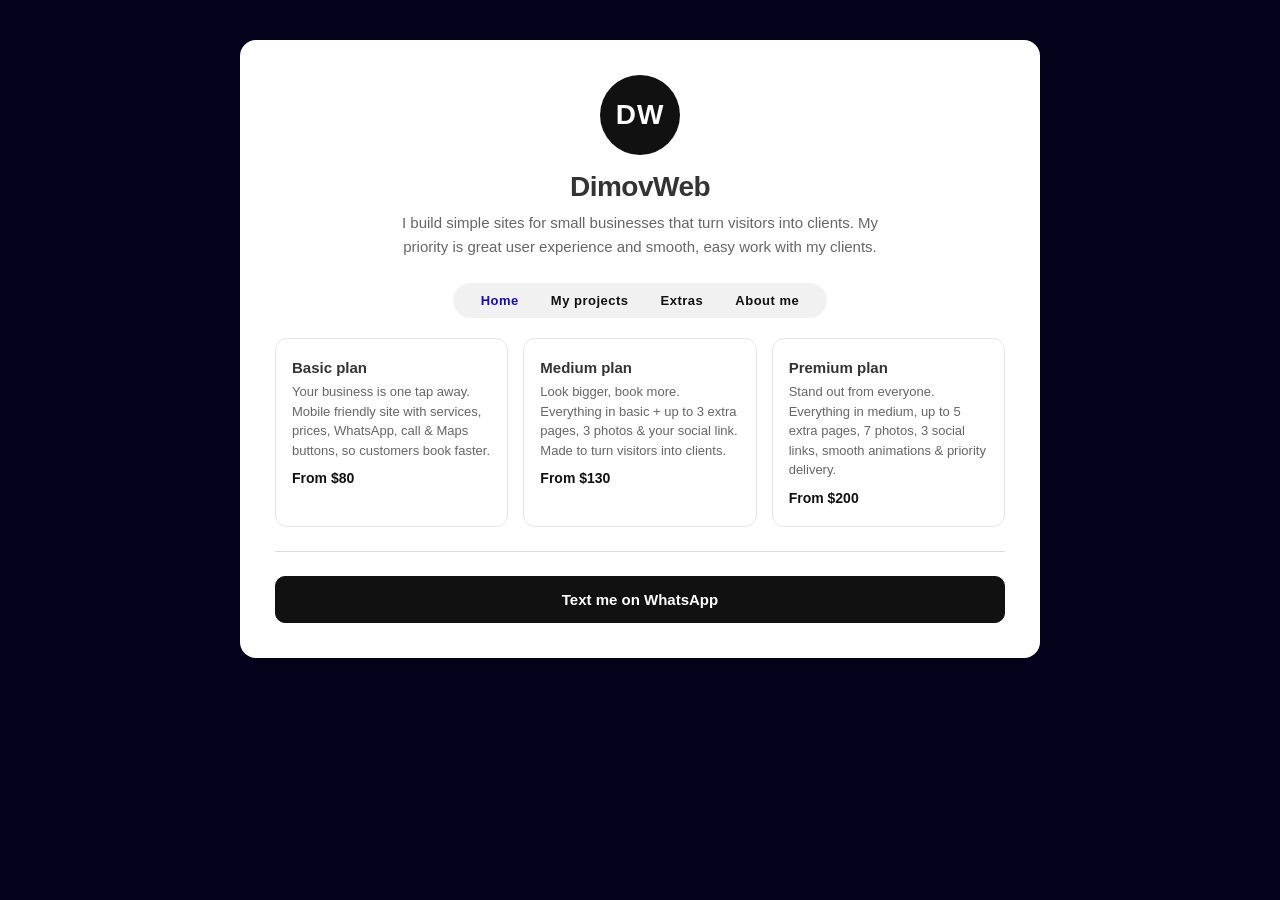
<file: index.html>
<!DOCTYPE html>
<html lang="en">
<head>
    <meta charset="UTF-8">
    <meta name="viewport" content="width=device-width, initial-scale=1.0">
    <title>DimovWeb</title>
    <link rel="stylesheet" href="style.css">
</head>
<body>
    <div class="container">
        <div class="profile">DW</div>
        <h1>DimovWeb</h1>
        <p class="description">
            I build simple sites for small businesses that turn visitors into clients. My priority is great user experience and smooth, easy work with my clients.
        </p>
        <nav class="badge">
            <a href="index.html" class="active">Home</a>
            <a href="work.html">My projects</a>
            <a href="pricing.html">Extras</a>
            <a href="about.html">About me</a>
        </nav>
        <div class="boxes">
            <div class="box">
                <h3>Basic plan</h3>
                <p>Your business is one tap away. Mobile friendly site with services, prices, WhatsApp, call &amp; Maps buttons, so customers book faster.</p>
                <div class="price">From $80</div>
            </div>
            <div class="box">
                <h3>Medium plan</h3>
                <p>Look bigger, book more. Everything in basic + up to 3 extra pages, 3 photos &amp; your social link. Made to turn visitors into clients.</p>
                <div class="price">From $130</div>
            </div>
            <div class="box">
                <h3>Premium plan</h3>
                <p>Stand out from everyone. Everything in medium, up to 5 extra pages, 7 photos, 3 social links, smooth animations &amp; priority delivery.</p>
                <div class="price">From $200</div>
            </div>
        </div>
        <div class="contact">
            <a href="https://wa.me/359894344200?text=Hello!">Text me on WhatsApp</a>
        </div>
    </div>
</body>
</html>
</file>
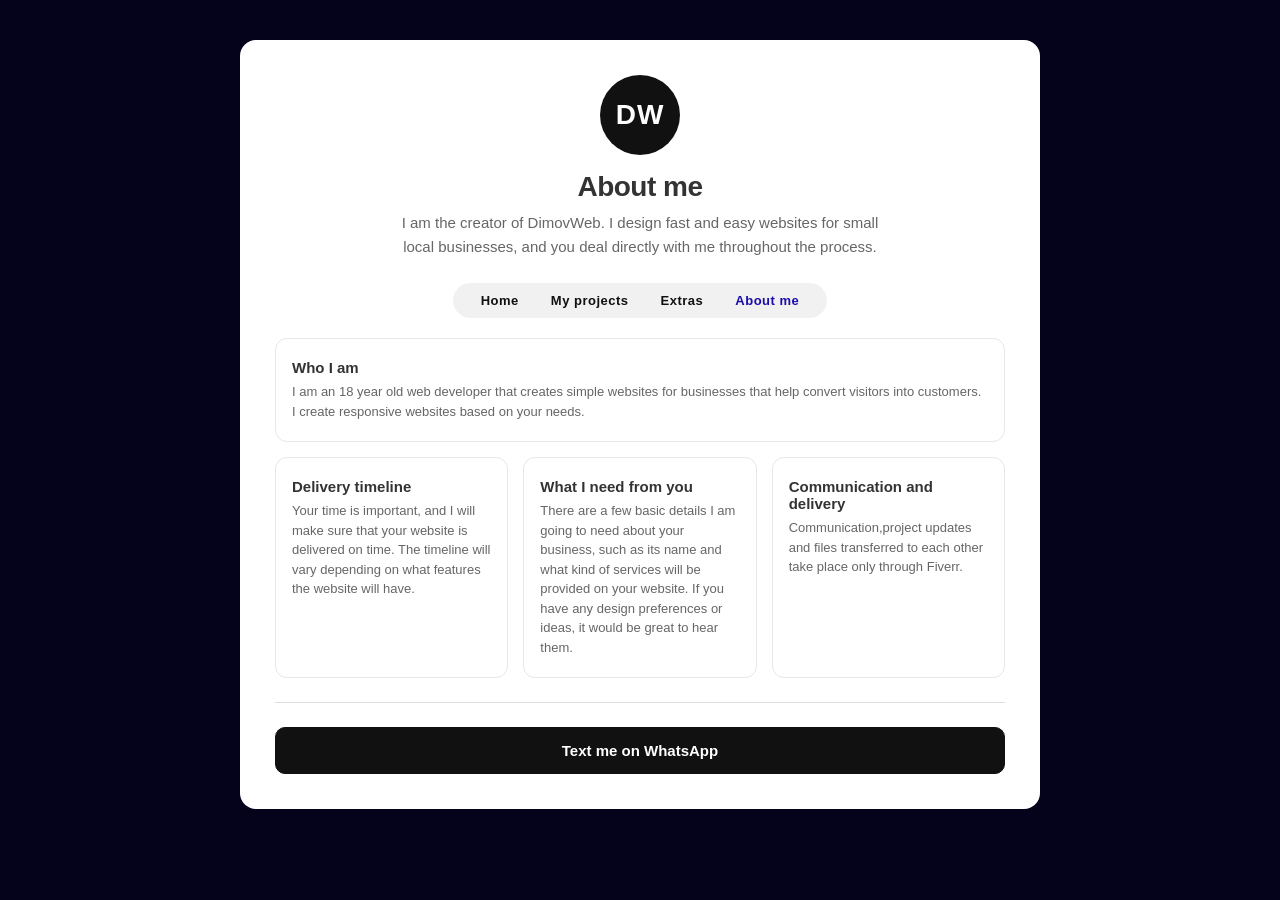
<file: about.html>
<!DOCTYPE html>
<html lang="en">
<head>
    <meta charset="UTF-8">
    <meta name="viewport" content="width=device-width, initial-scale=1.0">
    <title>About me</title>
    <link rel="stylesheet" href="style.css">
</head>
<body>
    <div class="container">
        <div class="profile">DW</div>
        <h1>About me</h1>
        <p class="description">
            I am the creator of DimovWeb. I design fast and easy websites for small local businesses, and you deal directly with me throughout the process.
        </p>
        <nav class="badge">
            <a href="index.html">Home</a>
            <a href="work.html">My projects</a>
            <a href="pricing.html">Extras</a>
            <a href="about.html" class="active">About me</a>
        </nav>

        <div class="boxes">
            <div class="box">
                <h3>Who I am</h3>
                <p>I am an 18 year old web developer that creates simple websites for businesses that help convert visitors into customers. I create responsive websites based on your needs.</p>
            </div>
        </div>

        <div class="boxes">
            <div class="box">
                <h3>Delivery timeline</h3>
                <p>Your time is important, and I will make sure that your website is delivered on time. The timeline will vary depending on what features the website will have.</p>
            </div>
            <div class="box">
                <h3>What I need from you</h3>
                <p>There are a few basic details I am going to need about your business, such as its name and what kind of services will be provided on your website. If you have any design preferences or ideas, it would be great to hear them.</p>
            </div>
            <div class="box">
                <h3>Communication and delivery</h3>
                <p>Communication,project updates and files transferred to each other take place only through Fiverr.</p>
            </div>
        </div>

        <div class="contact">
            <a href="https://wa.me/359894344200?text=Hello!">Text me on WhatsApp</a>
        </div>
    </div>
</body>
</html>
</file>
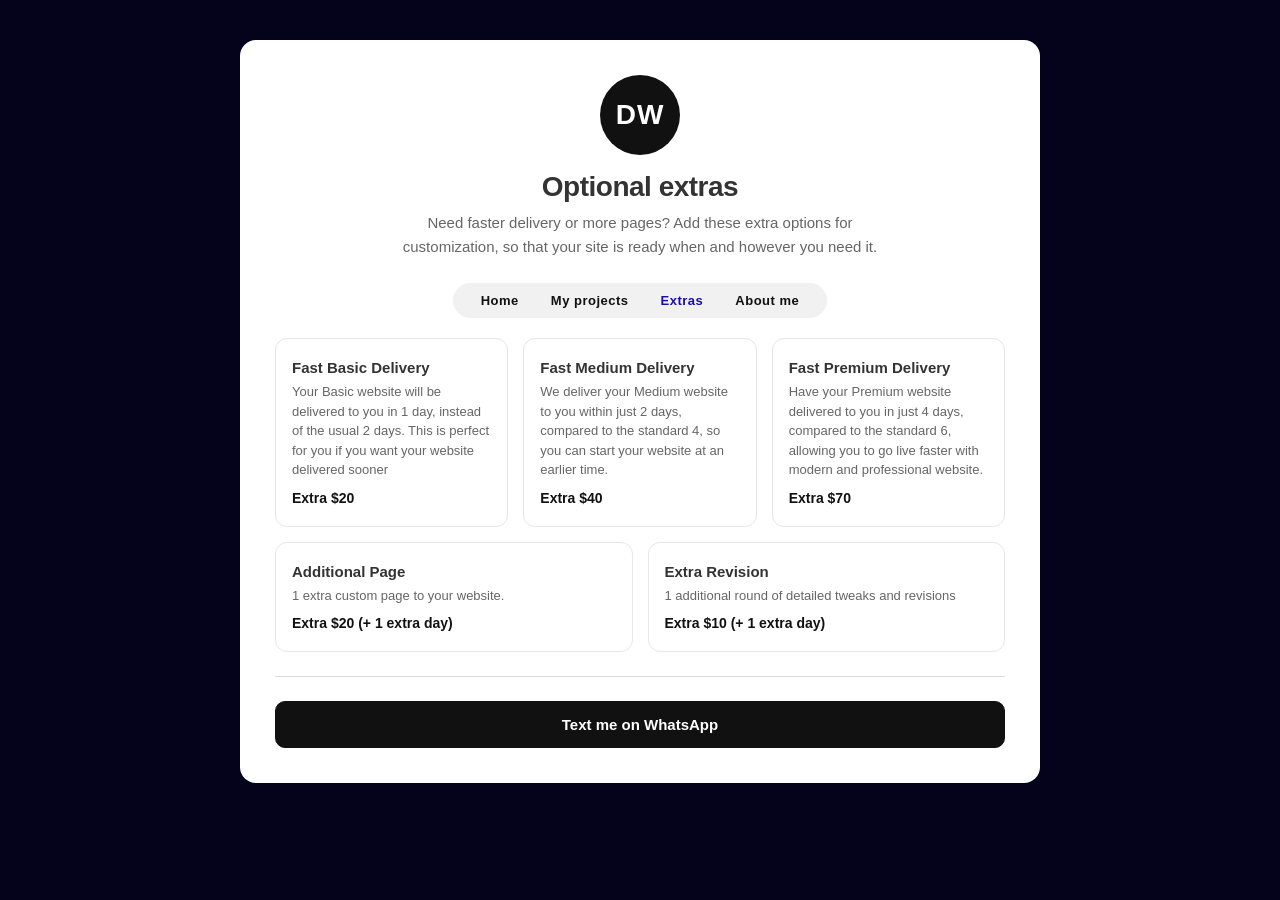
<file: pricing.html>
<!DOCTYPE html>
<html lang="en">

<head>
    <meta charset="UTF-8">
    <meta name="viewport" content="width=device-width, initial-scale=1.0">
    <title>Extras</title>
    <link rel="stylesheet" href="style.css">
</head>

<body>
    <div class="container">
        <div class="profile">DW</div>
        <h1>Optional extras</h1>
        <p class="description">
            Need faster delivery or more pages? Add these extra options for customization, so that your site is ready
            when and however you need it.
        </p>

        <nav class="badge">
            <a href="index.html">Home</a>
            <a href="work.html">My projects</a>
            <a href="pricing.html" class="active">Extras</a>
            <a href="about.html">About me</a>
        </nav>

        <!-- Fast Delivery Extras -->
        <div class="boxes">
            <div class="box">
                <h3>Fast Basic Delivery</h3>
                <p>Your Basic website will be delivered to you in 1 day, instead of the usual 2 days. This is perfect
                    for you if you want your website delivered sooner</p>
                <div class="price">Extra $20</div>
            </div>
            <div class="box">
                <h3>Fast Medium Delivery</h3>
                <p>We deliver your Medium website to you within just 2 days, compared to the standard 4, so you can
                    start your website at an earlier time.</p>
                <div class="price">Extra $40</div>
            </div>
            <div class="box">
                <h3>Fast Premium Delivery</h3>
                <p>Have your Premium website delivered to you in just 4 days, compared to the standard 6, allowing you
                    to
                    go live faster with modern and professional website.</p>
                <div class="price">Extra $70</div>
            </div>
        </div>

        <!-- Additional Upgrades -->
        <div class="boxes">
            <div class="box">
                <h3>Additional Page</h3>
                <p>1 extra custom page to your website.</p>
                <div class="price">Extra $20 (+ 1 extra  day)</div>
            </div>
            <div class="box">
                <h3>Extra Revision</h3>
                <p>1 additional round of detailed tweaks and revisions</p>
                <div class="price">Extra $10 (+ 1 extra day)</div>
            </div>
        </div>

        <div class="contact">
            <a href="https://wa.me/359894344200?text=Hello!">Text me on WhatsApp</a>
        </div>
    </div>
</body>

</html>
</file>
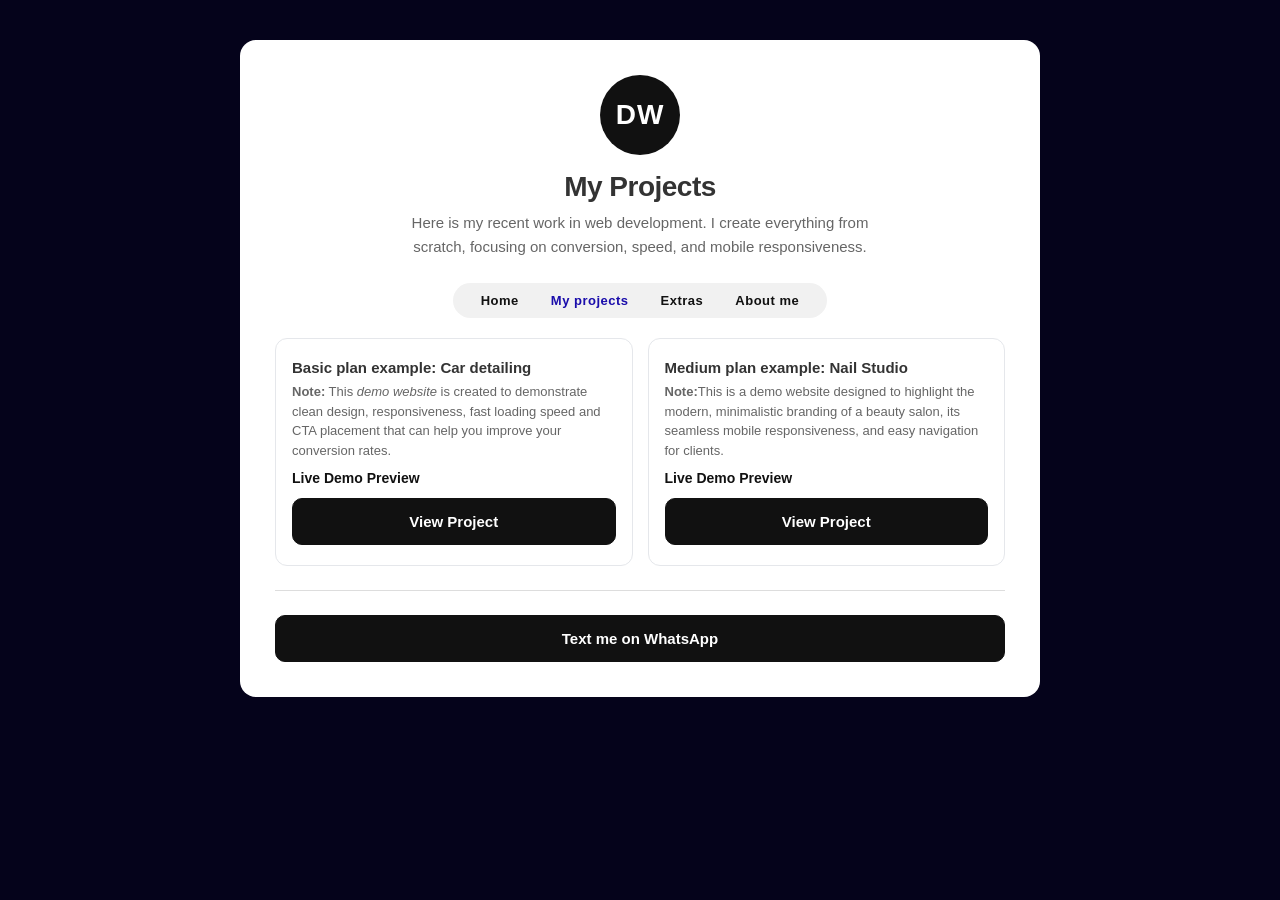
<file: work.html>
<!DOCTYPE html>
<html lang="en">

<head>
    <meta charset="UTF-8">
    <meta name="viewport" content="width=device-width, initial-scale=1.0">
    <title>My Projects</title>
    <link rel="stylesheet" href="style.css">
</head>

<body>
    <div class="container">
        <div class="profile">DW</div>
        <h1>My Projects</h1>
        <p class="description">
            Here is my recent work in web development. I create everything from scratch, focusing on conversion, speed,
            and mobile responsiveness.
        </p>

        <nav class="badge">
            <a href="index.html">Home</a>
            <a href="work.html" class="active">My projects</a>
            <a href="pricing.html">Extras</a>
            <a href="about.html">About me</a>
        </nav>

        <div class="boxes">
            <!-- Project 1: Car Detailing -->
            <div class="box">
                <h3>Basic plan example: Car detailing</h3>
                <p><strong>Note:</strong> This <em>demo website </em> is created to demonstrate clean design,
                    responsiveness, fast loading speed and CTA placement that can help you improve your conversion
                    rates.</p>

                <div class="price" style="margin-bottom: 12px;">Live Demo Preview</div>

                <div class="contact" style="padding-top: 0; margin-top: 10px; border-top: none;">
                    <a href="https://cokercho.github.io/portfolio/" target="_blank" rel="noopener noreferrer">View
                        Project</a>
                </div>
            </div>

            <!-- Project 2: Nail Salon Studio -->
            <div class="box">
                <h3>Medium plan example: Nail Studio</h3>
                <p><strong>Note:</strong>This is a demo website designed to highlight the modern, minimalistic branding of
                    a beauty salon, its seamless mobile responsiveness, and easy navigation for clients.</p>

                <div class="price" style="margin-bottom: 12px;">Live Demo Preview</div>

                <div class="contact" style="padding-top: 0; margin-top: 10px; border-top: none;">
                    <a href="https://cokercho.github.io/nail-salon/" target="_blank" rel="noopener noreferrer">View
                        Project</a>
                </div>
            </div>
        </div>

        <div class="contact">
            <a href="https://wa.me/359894344200?text=Hello!">Text me on WhatsApp</a>
        </div>
    </div>
</body>

</html>
</file>
<file: style.css>
* { box-sizing: border-box; }

body {
    font-family: Arial, sans-serif;
    background-color: #05031b;
    color: #333;
    margin: 0;
    padding: 40px 20px;
}

.container {
    max-width: 800px;
    margin: auto;
    background-color: #ffffff;
    padding: 35px;
    border-radius: 16px;
    text-align: center;
}

/* ---------- Navigation ---------- */
.badge {
    display: inline-flex;
    flex-wrap: wrap;              /* fixes overflow on phones */
    justify-content: center;
    align-items: center;
    gap: 12px 32px;
    background: #f1f1f1;
    color: #111;
    font-size: 13px;
    font-weight: 700;
    letter-spacing: 0.5px;
    padding: 10px 28px;
    border-radius: 20px;
    margin-bottom: 20px;
}
.badge a {
    text-decoration: none;
    color: inherit;
    transition: color 0.3s;       /* on the base state so it animates both ways */
}
.badge a:hover,
.badge a.active { color: #1A0DAB; }

/* ---------- Header ---------- */
.profile {
    width: 80px;
    height: 80px;
    background-color: #111;
    border-radius: 50%;
    margin: 0 auto 16px;
    display: flex;
    align-items: center;
    justify-content: center;
    font-size: 28px;
    font-weight: 800;
    color: white;
    letter-spacing: 1px;
}
h1 {
    margin: 0 0 8px;
    font-size: 28px;
    letter-spacing: -0.5px;
}
.description {
    color: #666;
    line-height: 1.6;
    margin: 0 auto 24px;
    max-width: 480px;
    font-size: 15px;
}

/* ---------- Cards ---------- */
.boxes {
    display: flex;
    gap: 15px;
    margin-bottom: 15px;
    text-align: left;
}
.box {
    flex: 1;
    background-color: white;
    border: 1.5px solid #e5e7eb;
    padding: 20px 16px;
    border-radius: 12px;
}
.box h3 {
    margin: 0 0 6px;
    font-size: 15px;
}
.box p {
    color: #666;
    font-size: 13px;
    line-height: 1.5;
    margin: 0 0 10px;
}
.box p:last-child { margin-bottom: 0; }
.box p + p { margin-top: 10px; }
.price {
    font-weight: 800;
    font-size: 14px;
    color: #111;
}

/* ---------- Contact ---------- */
.contact {
    display: flex;
    flex-direction: column;
    gap: 12px;
    padding-top: 24px;
    margin-top: 24px;
    border-top: 1px solid #dddddd;
}
.contact a {
    display: block;
    text-decoration: none;
    text-align: center;
    padding: 14px 20px;
    border-radius: 10px;
    font-weight: 700;
    font-size: 15px;
    background: #111;
    color: white;
    border: 1.5px solid #111;
    transition: background 0.3s;
}
.contact a:hover { background: #333; }

/* ---------- Keyboard focus ---------- */
a:focus-visible {
    outline: 3px solid #1A0DAB;
    outline-offset: 3px;
}

/* ---------- Mobile ---------- */
@media (max-width: 600px) {
    body { padding: 20px 12px; }
    .container { padding: 28px 20px; }
    .boxes { flex-direction: column; }
    .badge { gap: 10px 20px; padding: 10px 18px; }
}
.coming{
    display: flex;
    justify-content: center;
    align-items: center;
    color: white;
    height: 100vh;
}
</file>
